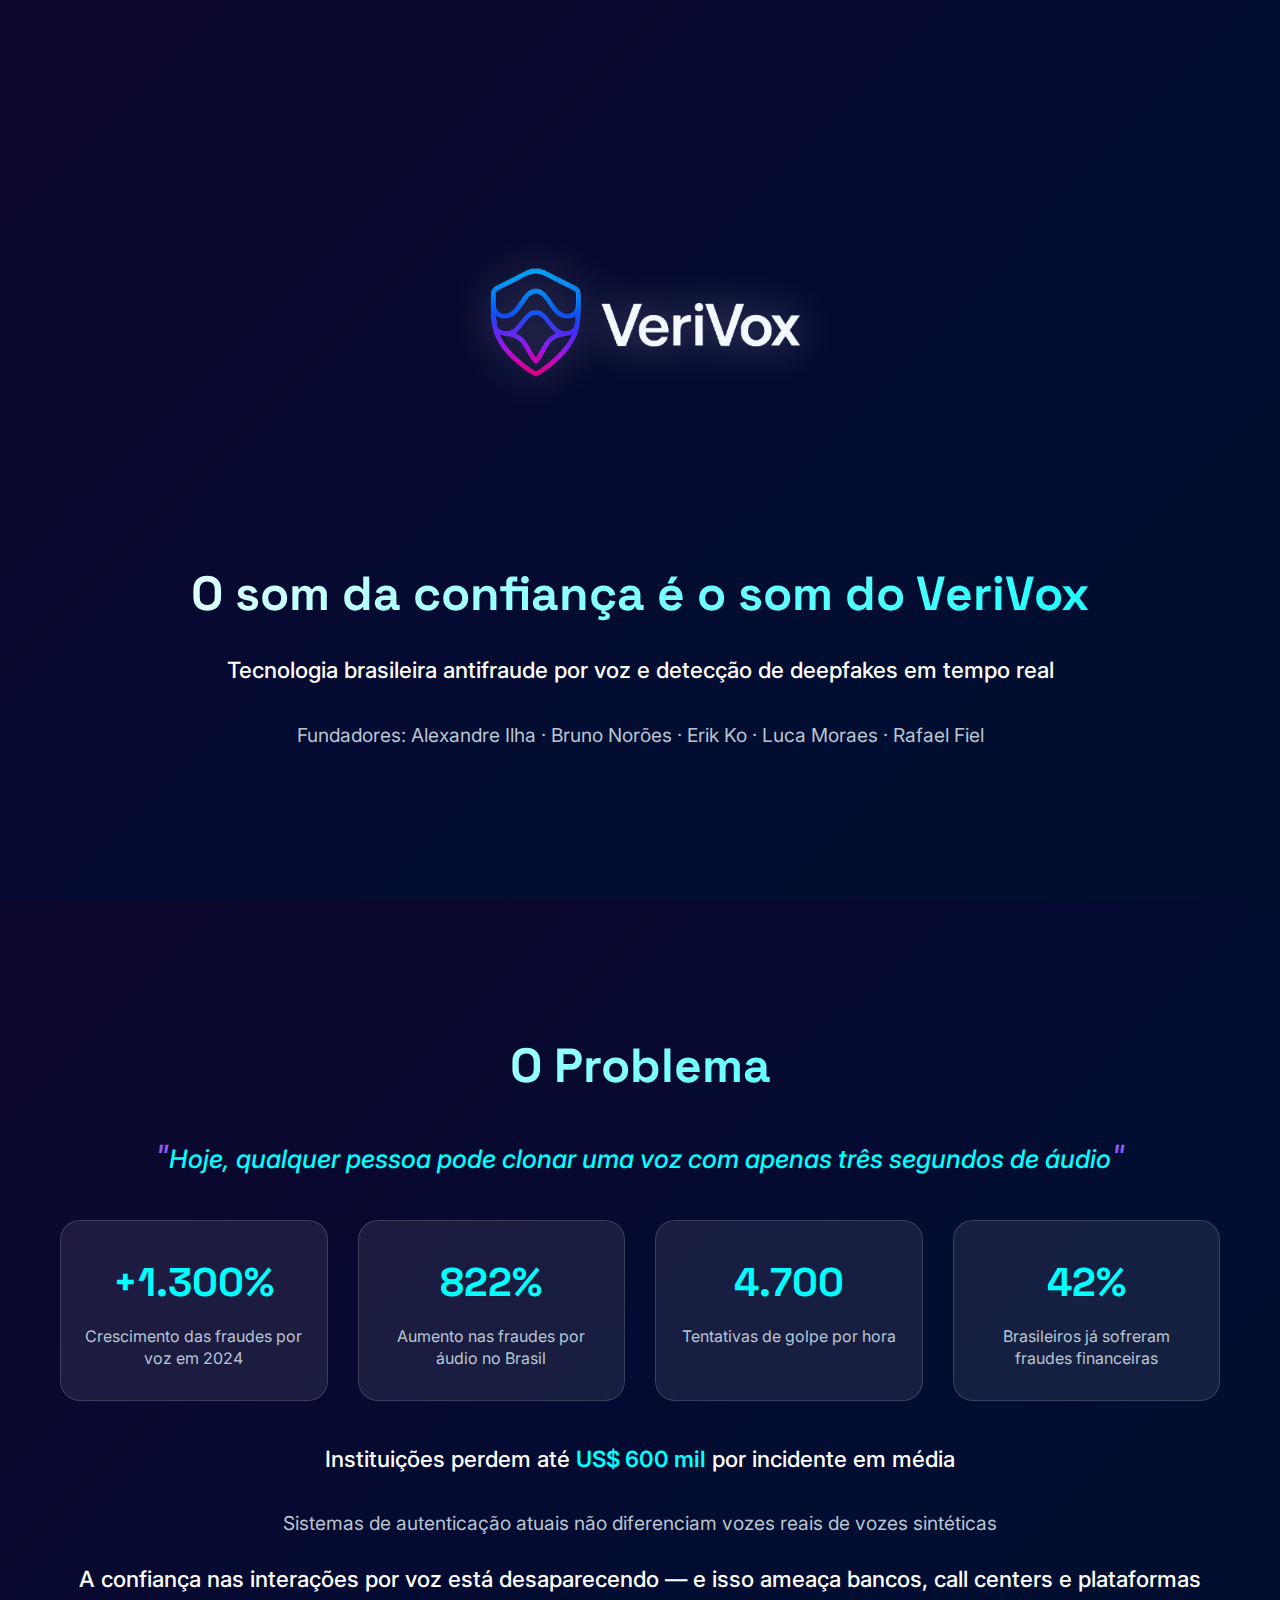
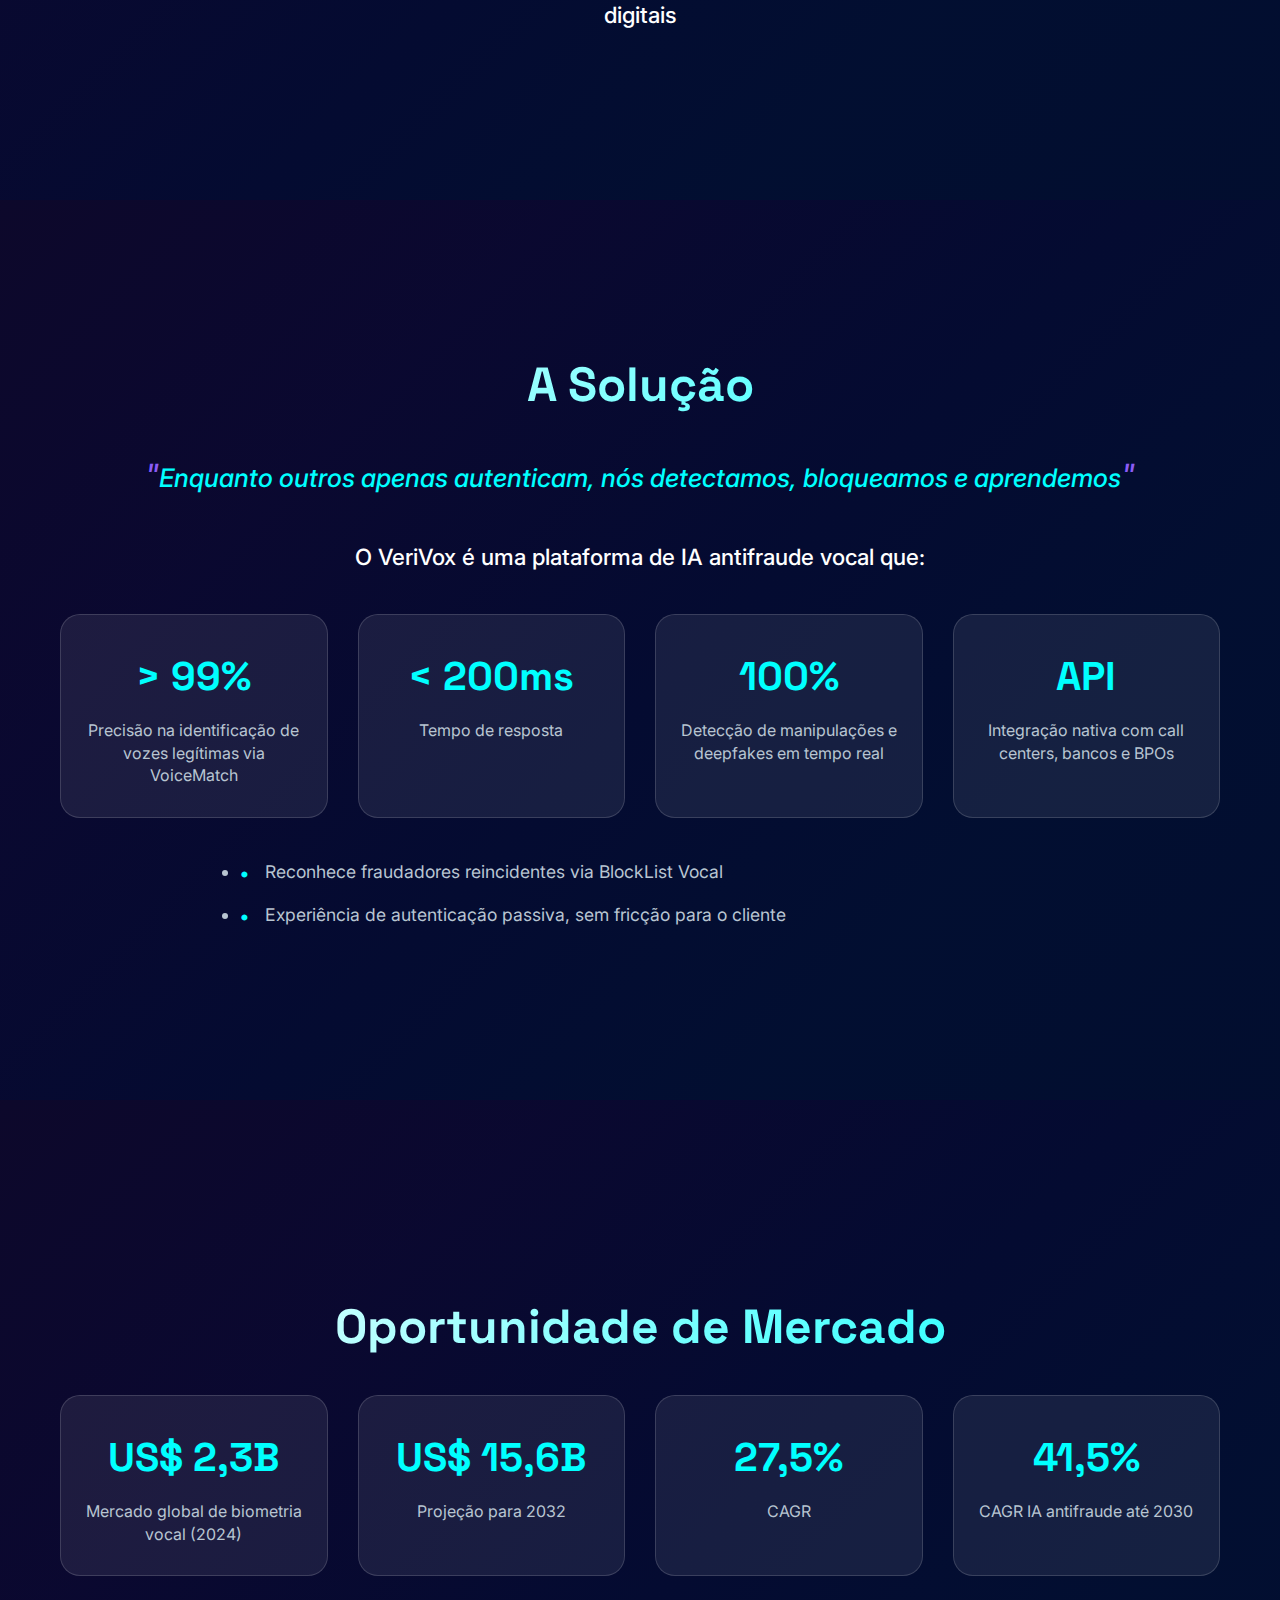
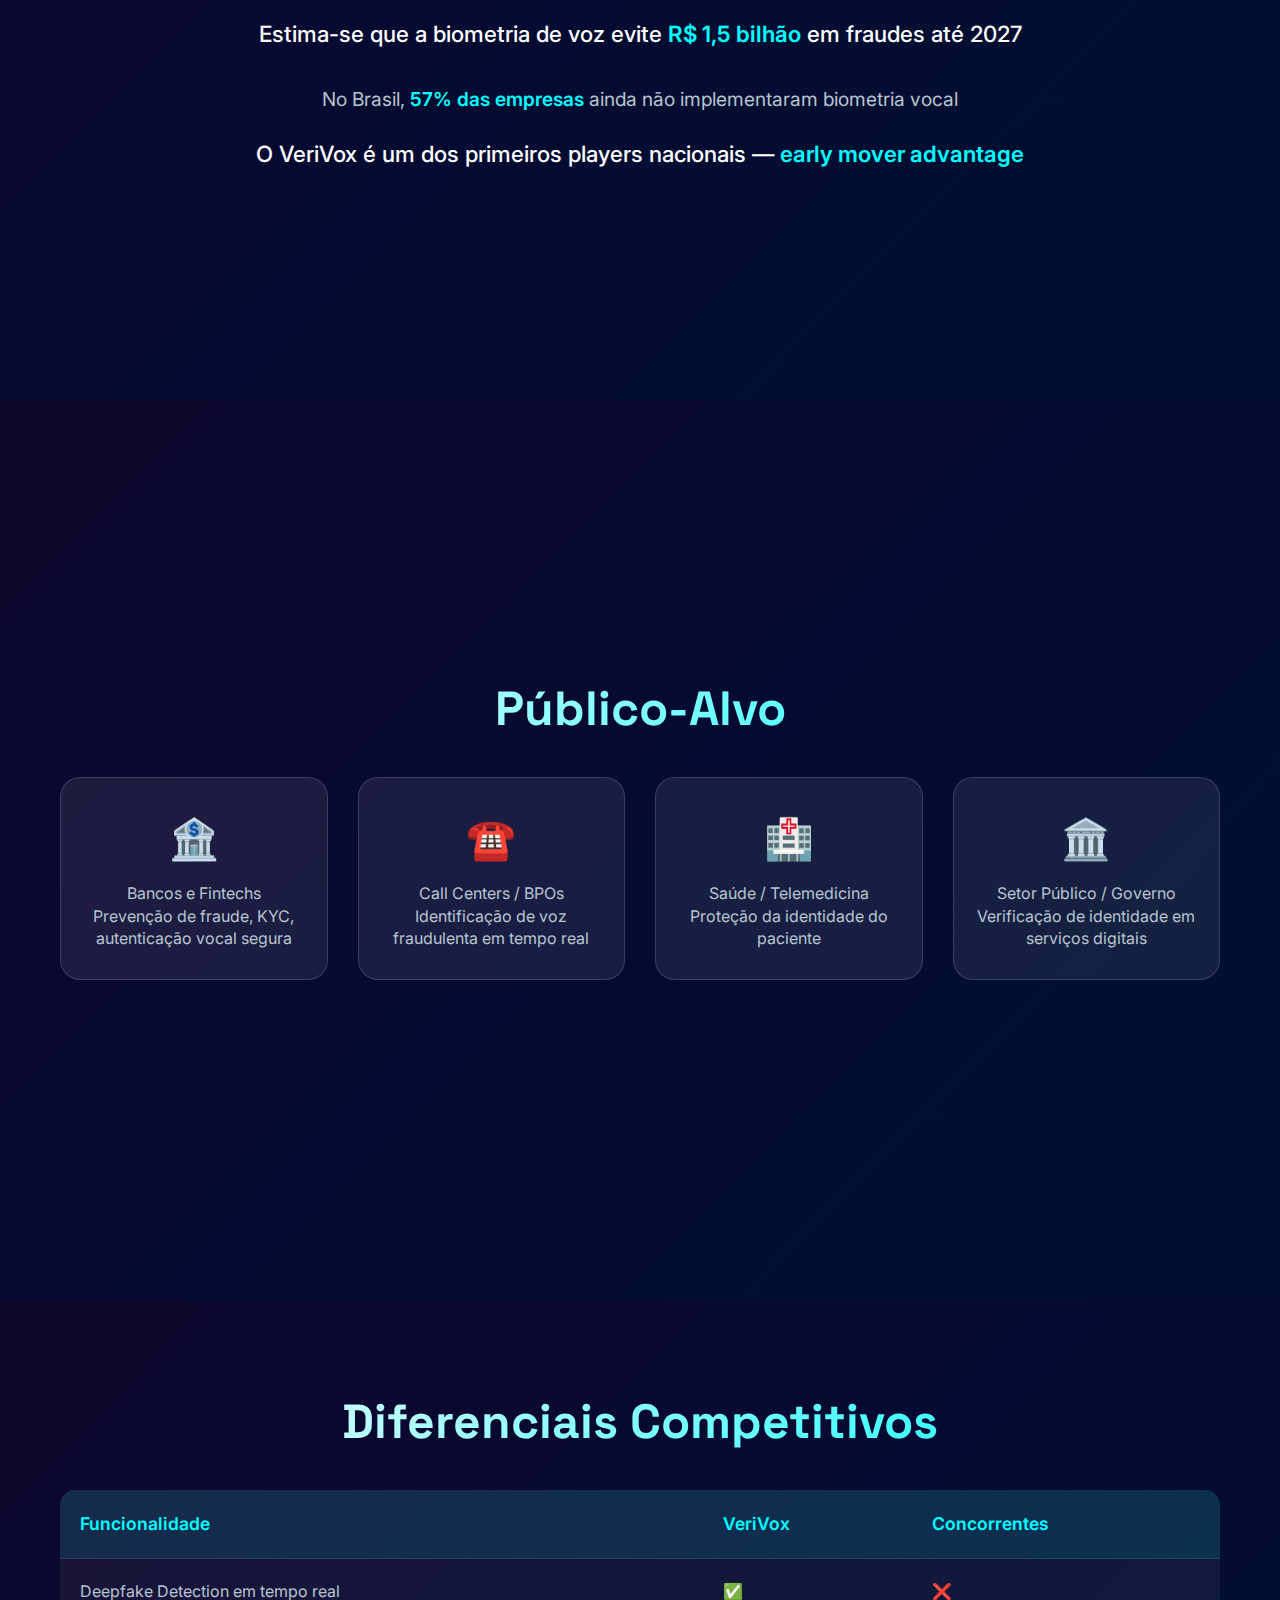
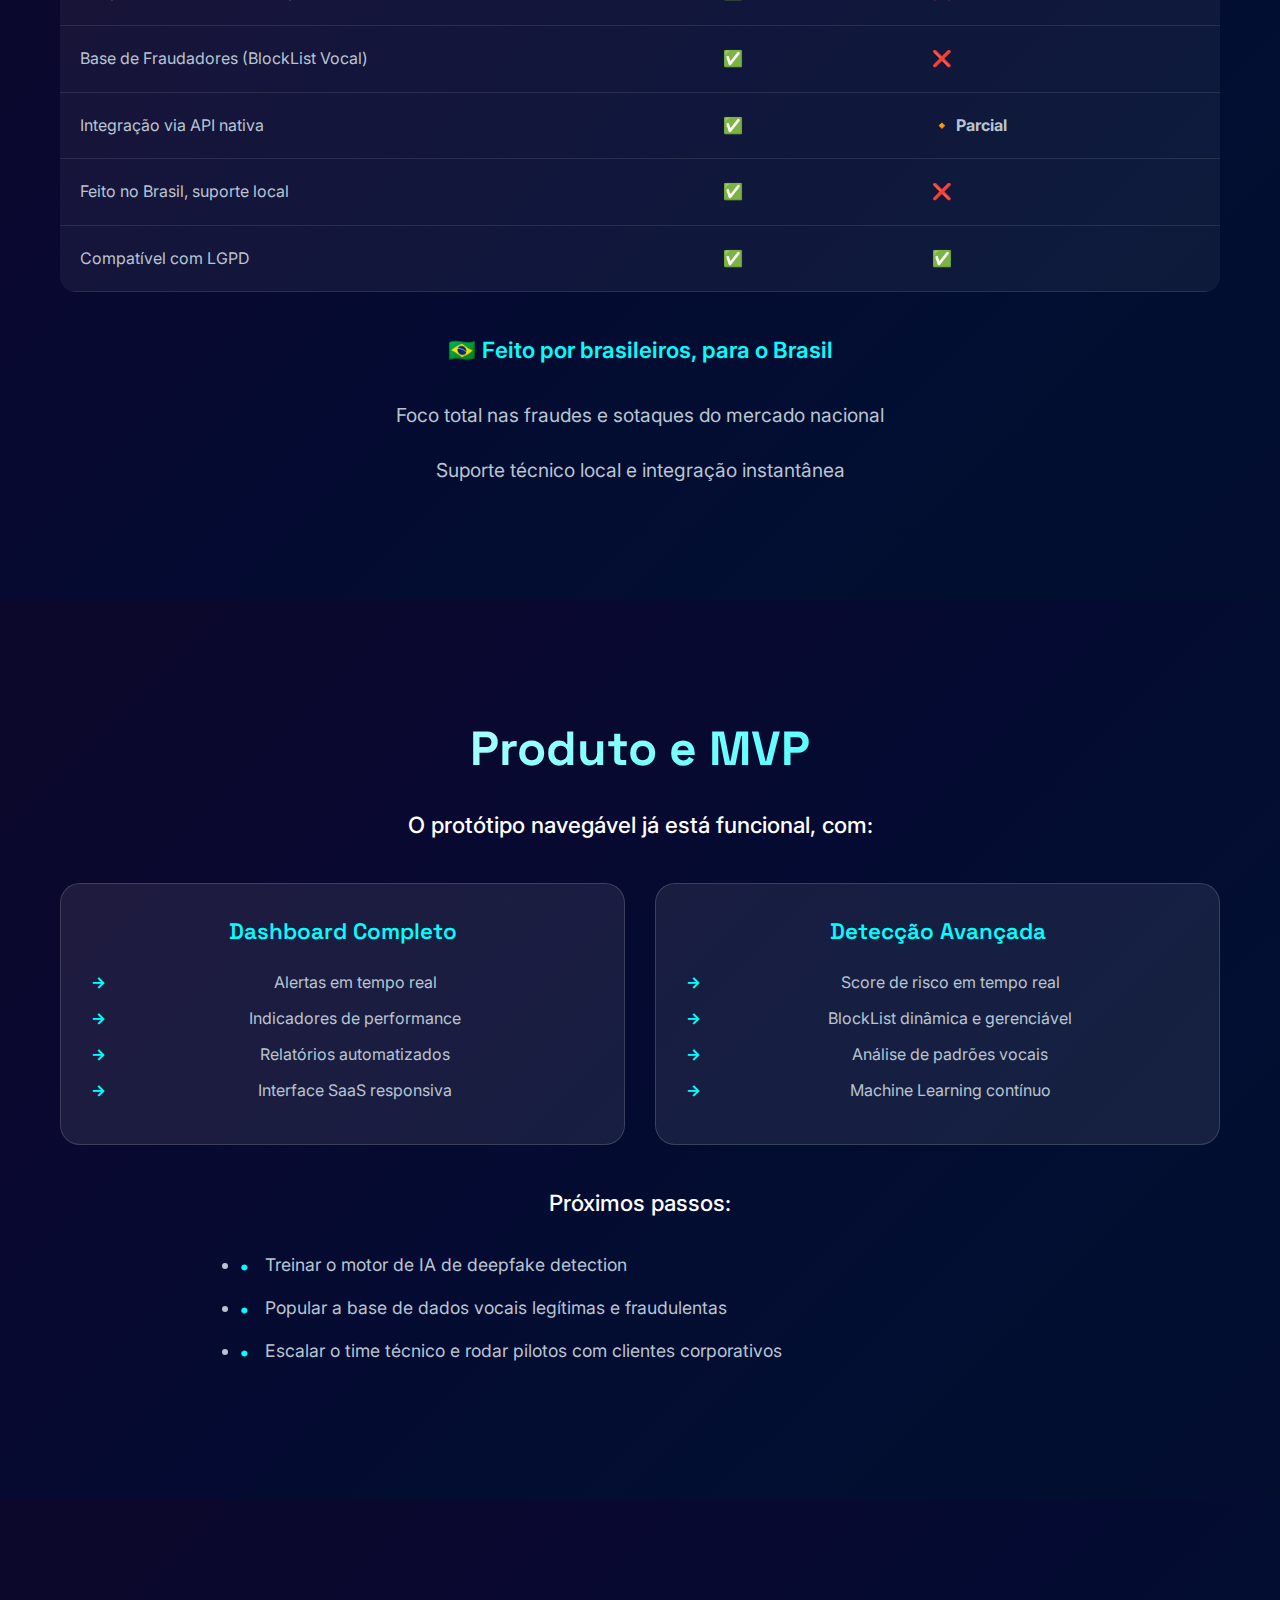
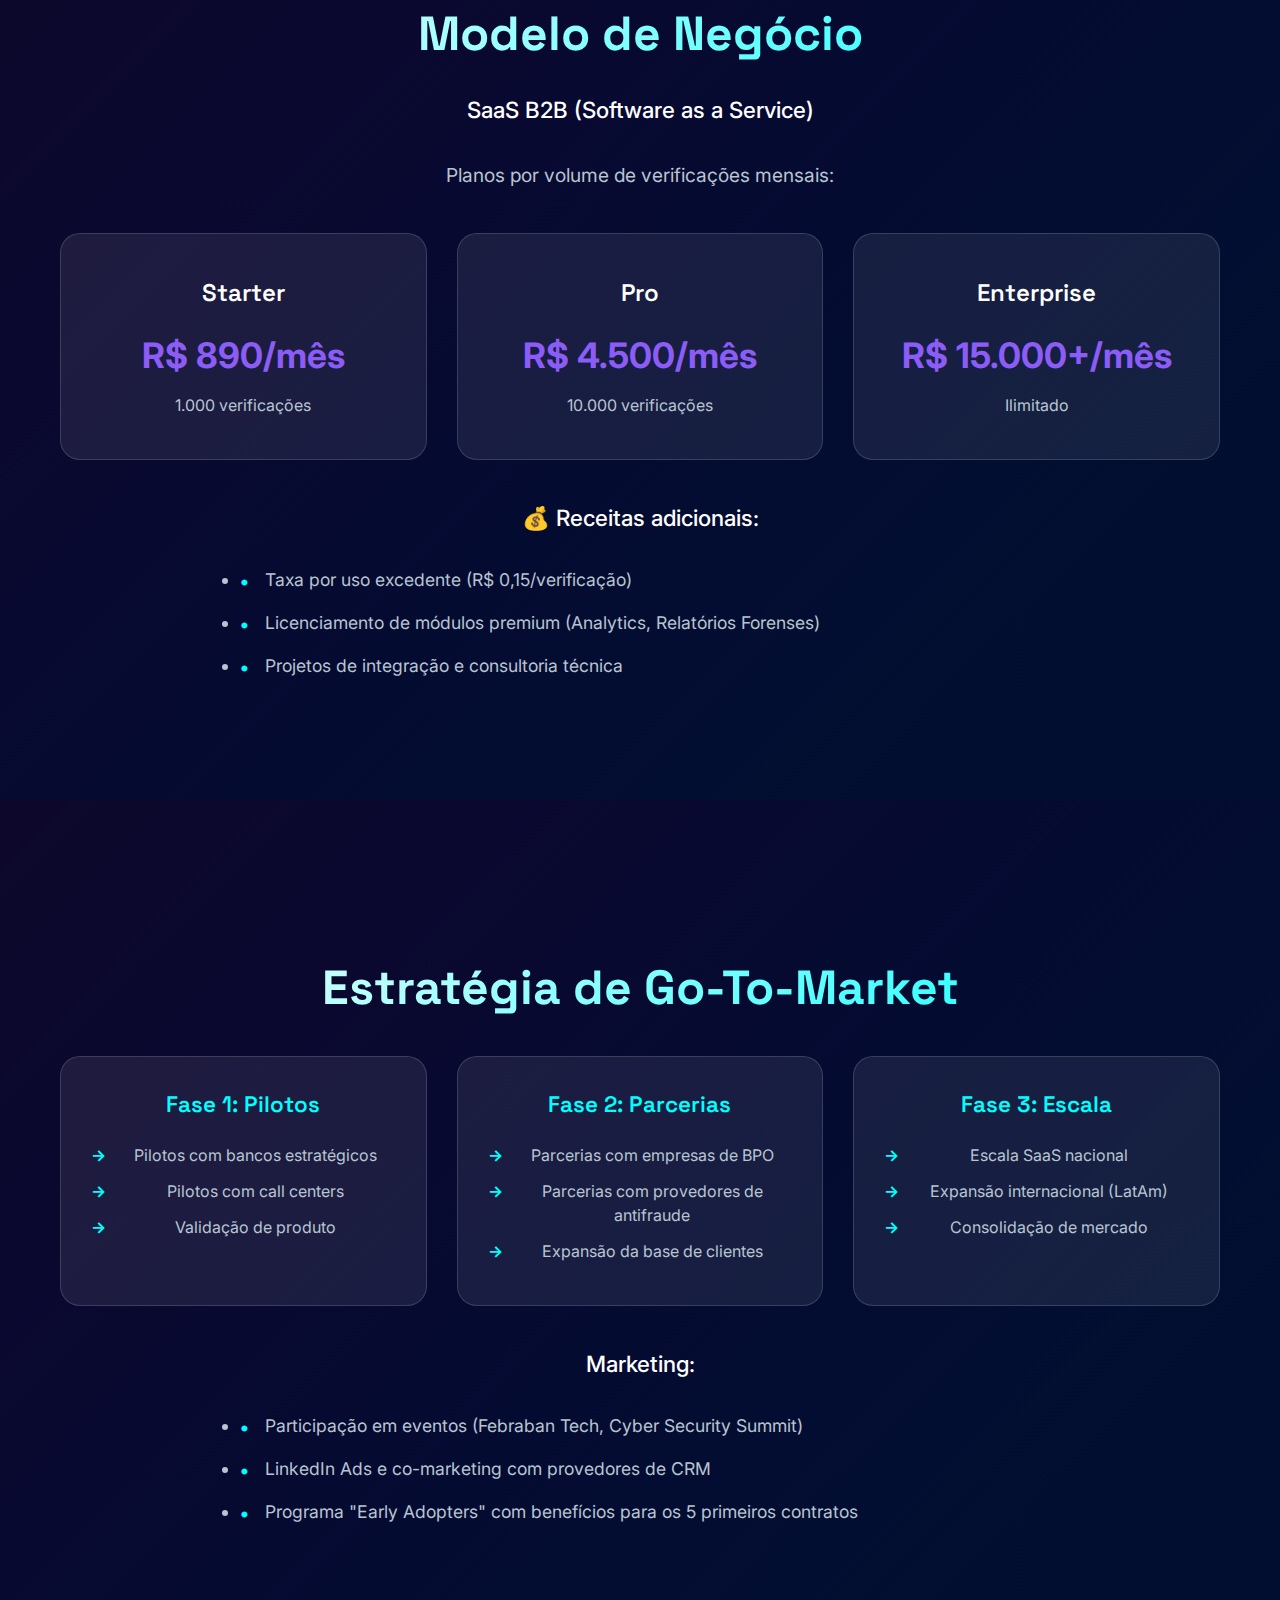
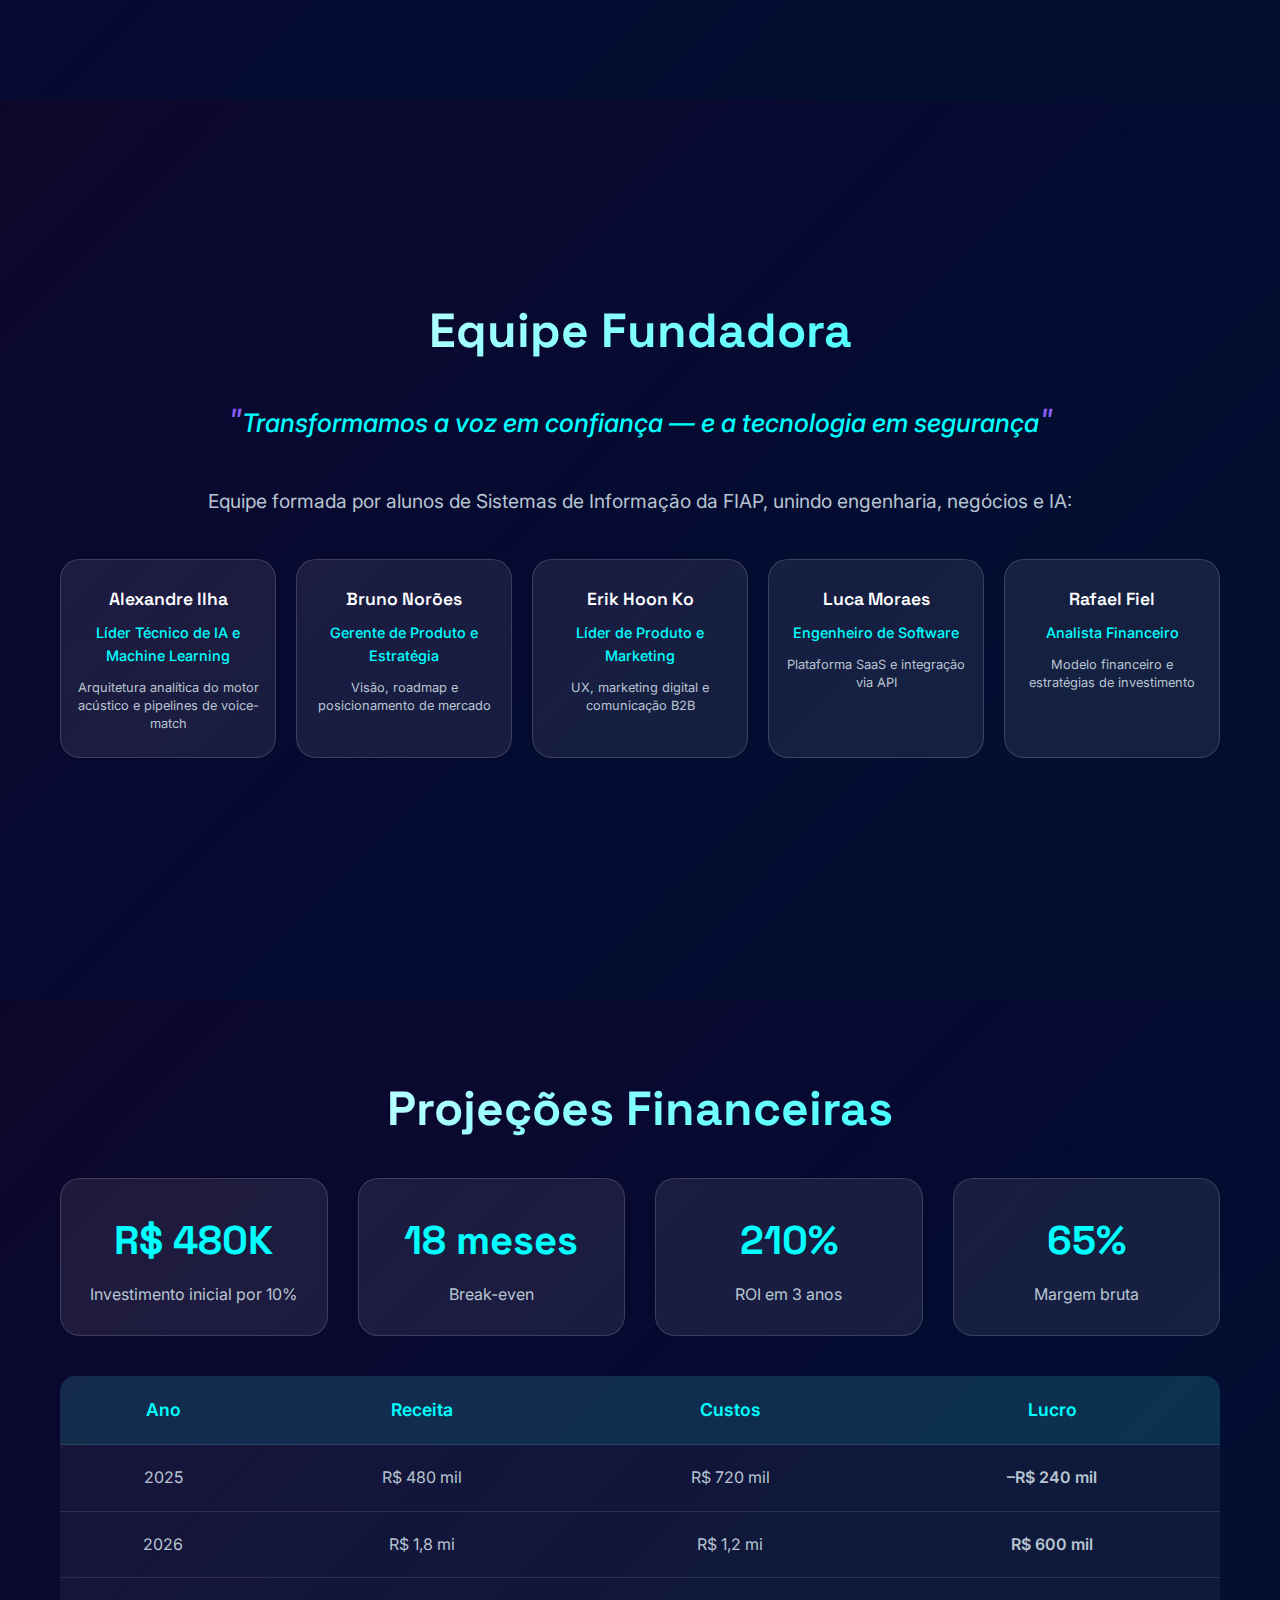
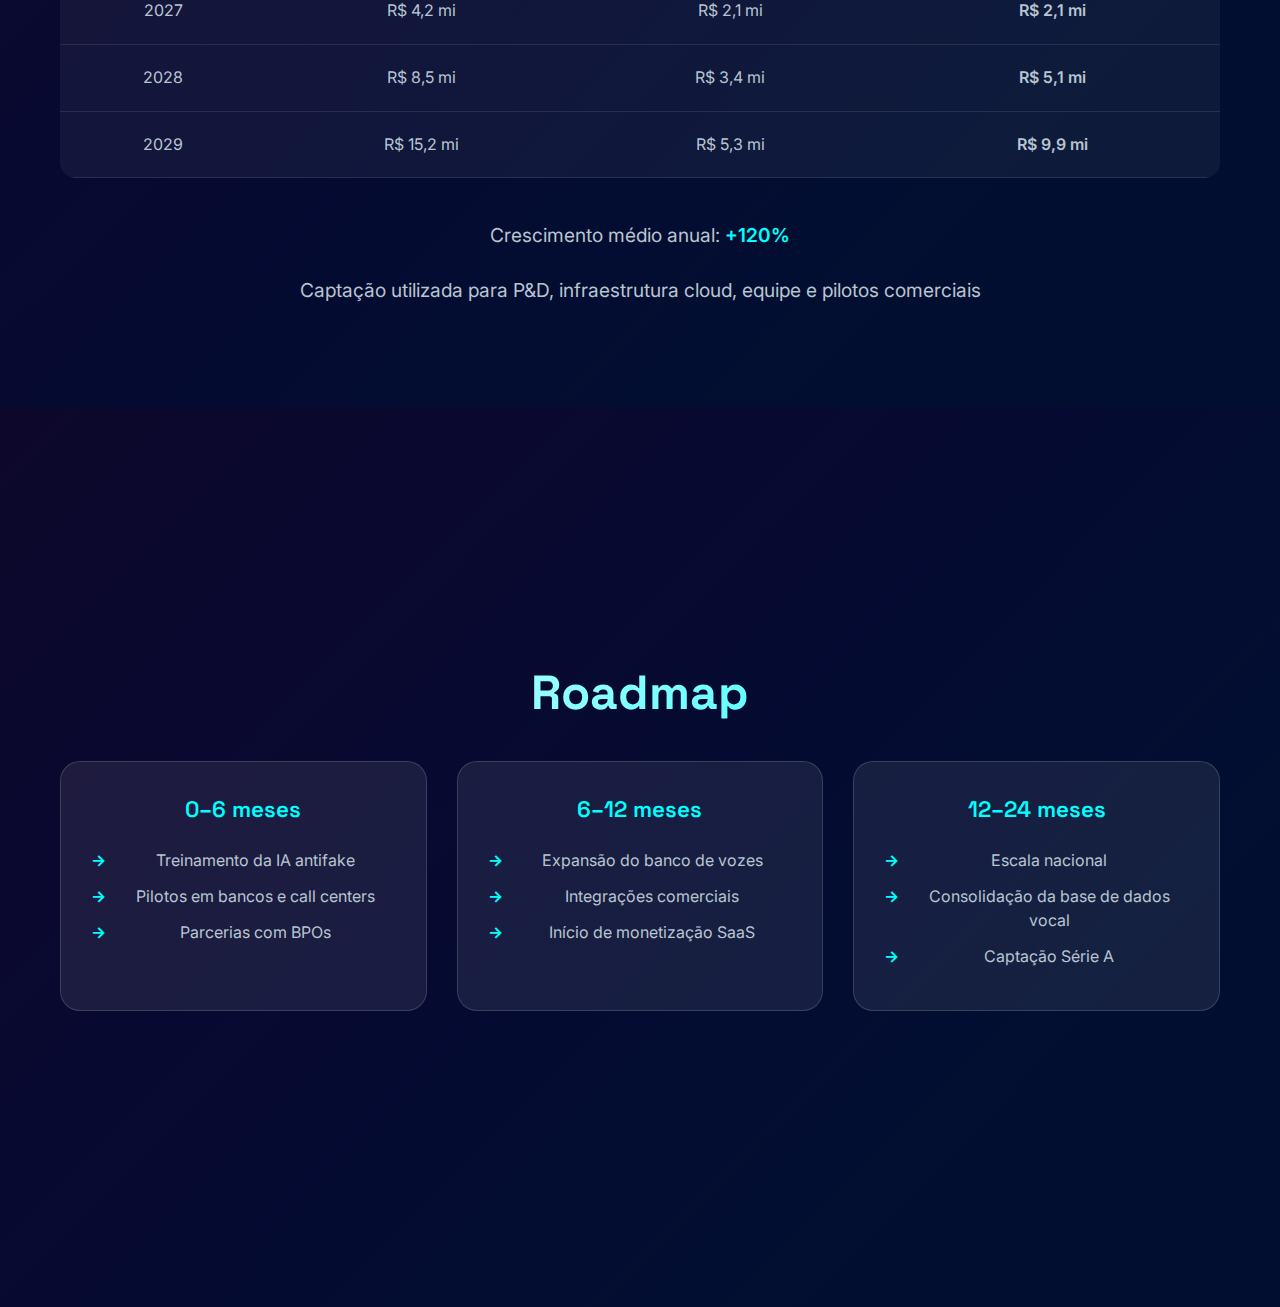
<file: pitch-deck.html>
<!DOCTYPE html>
<html lang="pt-BR">
<head>
    <meta charset="UTF-8">
    <meta name="viewport" content="width=device-width, initial-scale=1.0">
    <title>VeriVox - Pitch Deck</title>
    <link rel="preconnect" href="https://fonts.googleapis.com">
    <link rel="preconnect" href="https://fonts.gstatic.com" crossorigin>
    <link href="https://fonts.googleapis.com/css2?family=Inter:wght@300;400;500;600;700&family=Space+Grotesk:wght@300;400;500;600;700&display=swap" rel="stylesheet">
    <style>
        :root {
            --primary-dark: #020826;
            --primary-darker: #000A1F;
            --gradient-start: #D80085;
            --gradient-mid1: #A50FE7;
            --gradient-mid2: #303AFF;
            --gradient-mid3: #008AFF;
            --gradient-end: #0076D3;
            --text-primary: #ffffff;
            --text-secondary: #b8c5d1;
            --text-muted: #8a9ba8;
            --accent-cyan: #00ffff;
            --accent-purple: #8b5cf6;
            --font-primary: 'Inter', sans-serif;
            --font-secondary: 'Space Grotesk', sans-serif;
        }

        * {
            margin: 0;
            padding: 0;
            box-sizing: border-box;
        }

        body {
            font-family: var(--font-primary);
            background: var(--primary-dark);
            color: var(--text-primary);
            line-height: 1.6;
            overflow-x: hidden;
        }

        .slide {
            min-height: 100vh;
            width: 100%;
            display: flex;
            flex-direction: column;
            justify-content: center;
            align-items: center;
            padding: 80px 60px;
            position: relative;
            page-break-after: always;
            margin-bottom: 0;
        }

        .slide::before {
            content: '';
            position: absolute;
            top: 0;
            left: 0;
            width: 100%;
            height: 100%;
            background: linear-gradient(135deg, 
                rgba(216, 0, 133, 0.05) 0%,
                rgba(165, 15, 231, 0.05) 25%,
                rgba(48, 58, 255, 0.05) 50%,
                rgba(0, 138, 255, 0.05) 75%,
                rgba(0, 118, 211, 0.05) 100%);
            z-index: -1;
        }

        .slide-content {
            max-width: 1200px;
            width: 100%;
            text-align: center;
            z-index: 1;
            position: relative;
        }

        .logo {
            height: 400px;
            width: auto;
            margin-bottom: 30px;
            filter: drop-shadow(0 0 20px rgba(255, 255, 255, 0.3));
        }

        .slide-title {
            font-family: var(--font-secondary);
            font-size: 3rem;
            font-weight: 700;
            margin-bottom: 30px;
            background: linear-gradient(135deg, var(--text-primary), var(--accent-cyan));
            -webkit-background-clip: text;
            -webkit-text-fill-color: transparent;
            background-clip: text;
            line-height: 1.2;
        }

        .slide-subtitle {
            font-size: 1.5rem;
            color: var(--text-secondary);
            margin-bottom: 40px;
            font-weight: 500;
        }

        .slide-text {
            font-size: 1.2rem;
            color: var(--text-secondary);
            margin-bottom: 20px;
            line-height: 1.8;
        }

        .slide-text-large {
            font-size: 1.4rem;
            color: var(--text-primary);
            margin-bottom: 30px;
            font-weight: 500;
        }

        .highlight {
            color: var(--accent-cyan);
            font-weight: 600;
        }

        .stats-grid {
            display: grid;
            grid-template-columns: repeat(auto-fit, minmax(250px, 1fr));
            gap: 30px;
            margin: 40px 0;
        }

        .stat-item {
            background: rgba(255, 255, 255, 0.08);
            border: 1px solid rgba(255, 255, 255, 0.15);
            border-radius: 20px;
            padding: 30px 20px;
            text-align: center;
            transition: transform 0.3s ease;
        }

        .stat-item:hover {
            transform: translateY(-5px);
            border-color: var(--accent-cyan);
        }

        .stat-number {
            font-family: var(--font-secondary);
            font-size: 2.5rem;
            font-weight: 700;
            color: var(--accent-cyan);
            margin-bottom: 10px;
        }

        .stat-label {
            color: var(--text-secondary);
            font-size: 1rem;
            line-height: 1.4;
        }

        .comparison-table {
            width: 100%;
            margin: 40px 0;
            border-collapse: collapse;
            background: rgba(255, 255, 255, 0.05);
            border-radius: 15px;
            overflow: hidden;
        }

        .comparison-table th,
        .comparison-table td {
            padding: 20px;
            text-align: left;
            border-bottom: 1px solid rgba(255, 255, 255, 0.1);
        }

        .comparison-table th {
            background: rgba(0, 255, 255, 0.1);
            color: var(--accent-cyan);
            font-weight: 600;
            font-size: 1.1rem;
        }

        .comparison-table td {
            color: var(--text-secondary);
            font-size: 1rem;
        }

        .check {
            color: var(--accent-cyan);
            font-weight: bold;
            font-size: 1.2rem;
        }

        .cross {
            color: #ff6b6b;
            font-weight: bold;
            font-size: 1.2rem;
        }

        .partial {
            color: #ffd93d;
            font-weight: bold;
            font-size: 1.2rem;
        }

        .team-grid {
            display: grid;
            grid-template-columns: repeat(5, 1fr);
            gap: 20px;
            margin: 40px 0;
        }

        .team-member {
            background: rgba(255, 255, 255, 0.08);
            border: 1px solid rgba(255, 255, 255, 0.15);
            border-radius: 20px;
            padding: 25px 15px;
            text-align: center;
            transition: transform 0.3s ease;
        }

        .team-member:hover {
            transform: translateY(-5px);
            border-color: var(--accent-purple);
        }

        .team-name {
            font-family: var(--font-secondary);
            font-size: 1.1rem;
            font-weight: 600;
            color: var(--text-primary);
            margin-bottom: 8px;
        }

        .team-role {
            color: var(--accent-cyan);
            font-size: 0.9rem;
            margin-bottom: 12px;
            font-weight: 500;
        }

        .team-desc {
            color: var(--text-secondary);
            font-size: 0.8rem;
            line-height: 1.4;
        }

        .pricing-grid {
            display: grid;
            grid-template-columns: repeat(auto-fit, minmax(280px, 1fr));
            gap: 30px;
            margin: 40px 0;
        }

        .pricing-card {
            background: rgba(255, 255, 255, 0.08);
            border: 1px solid rgba(255, 255, 255, 0.15);
            border-radius: 20px;
            padding: 40px 30px;
            text-align: center;
            transition: transform 0.3s ease;
        }

        .pricing-card:hover {
            transform: translateY(-5px);
            border-color: var(--accent-purple);
        }

        .pricing-title {
            font-family: var(--font-secondary);
            font-size: 1.5rem;
            font-weight: 600;
            color: var(--text-primary);
            margin-bottom: 15px;
        }

        .pricing-price {
            font-size: 2.2rem;
            font-weight: 700;
            color: var(--accent-purple);
            margin-bottom: 10px;
        }

        .pricing-limit {
            color: var(--text-secondary);
            font-size: 1rem;
        }

        .financial-table {
            width: 100%;
            margin: 40px 0;
            border-collapse: collapse;
            background: rgba(255, 255, 255, 0.05);
            border-radius: 15px;
            overflow: hidden;
        }

        .financial-table th,
        .financial-table td {
            padding: 20px;
            text-align: center;
            border-bottom: 1px solid rgba(255, 255, 255, 0.1);
        }

        .financial-table th {
            background: rgba(0, 255, 255, 0.1);
            color: var(--accent-cyan);
            font-weight: 600;
            font-size: 1.1rem;
        }

        .financial-table td {
            color: var(--text-secondary);
            font-size: 1rem;
        }

        .positive {
            color: var(--accent-cyan);
            font-weight: 600;
        }

        .negative {
            color: #ff6b6b;
            font-weight: 600;
        }

        .roadmap-grid {
            display: grid;
            grid-template-columns: repeat(auto-fit, minmax(320px, 1fr));
            gap: 30px;
            margin: 40px 0;
        }

        .roadmap-phase {
            background: rgba(255, 255, 255, 0.08);
            border: 1px solid rgba(255, 255, 255, 0.15);
            border-radius: 20px;
            padding: 30px;
            transition: transform 0.3s ease;
        }

        .roadmap-phase:hover {
            transform: translateY(-5px);
            border-color: var(--accent-cyan);
        }

        .roadmap-title {
            font-family: var(--font-secondary);
            font-size: 1.4rem;
            font-weight: 600;
            color: var(--accent-cyan);
            margin-bottom: 20px;
        }

        .roadmap-list {
            list-style: none;
            color: var(--text-secondary);
        }

        .roadmap-list li {
            margin-bottom: 12px;
            padding-left: 25px;
            position: relative;
            font-size: 1rem;
            line-height: 1.5;
        }

        .roadmap-list li::before {
            content: '→';
            position: absolute;
            left: 0;
            color: var(--accent-cyan);
            font-weight: bold;
        }

        .contact-info {
            background: rgba(255, 255, 255, 0.08);
            border: 1px solid rgba(255, 255, 255, 0.15);
            border-radius: 20px;
            padding: 40px;
            margin: 40px 0;
        }

        .contact-title {
            font-family: var(--font-secondary);
            font-size: 1.6rem;
            font-weight: 600;
            color: var(--accent-cyan);
            margin-bottom: 25px;
        }

        .contact-item {
            color: var(--text-secondary);
            margin-bottom: 15px;
            font-size: 1.1rem;
        }

        .contact-item a {
            color: var(--accent-cyan);
            text-decoration: none;
            transition: color 0.3s ease;
        }

        .contact-item a:hover {
            color: var(--accent-purple);
            text-decoration: underline;
        }

        .quote {
            font-size: 1.6rem;
            font-style: italic;
            color: var(--accent-cyan);
            margin: 40px 0;
            text-align: center;
            font-weight: 500;
            line-height: 1.4;
        }

        .quote::before,
        .quote::after {
            content: '"';
            font-size: 2rem;
            color: var(--accent-purple);
        }

        .bullet-list {
            text-align: left;
            max-width: 800px;
            margin: 0 auto;
        }

        .bullet-list li {
            margin-bottom: 15px;
            padding-left: 25px;
            position: relative;
            font-size: 1.1rem;
            color: var(--text-secondary);
            line-height: 1.6;
        }

        .bullet-list li::before {
            content: '•';
            position: absolute;
            left: 0;
            color: var(--accent-cyan);
            font-weight: bold;
            font-size: 1.2rem;
        }

        @media print {
            .slide {
                page-break-after: always;
                page-break-inside: avoid;
                min-height: 100vh;
            }
            
            body {
                -webkit-print-color-adjust: exact;
                print-color-adjust: exact;
            }
        }

        @media (max-width: 768px) {
            .slide {
                padding: 40px 30px;
            }
            
            .slide-title {
                font-size: 2.2rem;
            }
            
            .slide-subtitle {
                font-size: 1.2rem;
            }
            
            .slide-text {
                font-size: 1rem;
            }
            
            .stats-grid,
            .pricing-grid,
            .roadmap-grid {
                grid-template-columns: 1fr;
            }
            
            .team-grid {
                grid-template-columns: repeat(2, 1fr);
                gap: 15px;
            }
            
            .comparison-table,
            .financial-table {
                font-size: 0.9rem;
            }
            
            .comparison-table th,
            .comparison-table td,
            .financial-table th,
            .financial-table td {
                padding: 15px 10px;
            }
        }

        @media (max-width: 480px) {
            .slide {
                padding: 30px 20px;
            }
            
            .slide-title {
                font-size: 1.8rem;
            }
            
            .logo {
                height: 120px;
            }
        }
    </style>
</head>
<body>
    <!-- Slide 1: Capa -->
    <div class="slide">
        <div class="slide-content">
            <img src="Logo_Fundo_Removido.png" alt="VeriVox" class="logo">
            <h1 class="slide-title">O som da confiança é o som do VeriVox</h1>
            <p class="slide-text-large">Tecnologia brasileira antifraude por voz e detecção de deepfakes em tempo real</p>
            <p class="slide-text">Fundadores: Alexandre Ilha · Bruno Norões · Erik Ko · Luca Moraes · Rafael Fiel</p>
        </div>
    </div>

    <!-- Slide 2: O Problema -->
    <div class="slide">
        <div class="slide-content">
            <h1 class="slide-title">O Problema</h1>
            <div class="quote">Hoje, qualquer pessoa pode clonar uma voz com apenas três segundos de áudio</div>
            
            <div class="stats-grid">
                <div class="stat-item">
                    <div class="stat-number">+1.300%</div>
                    <div class="stat-label">Crescimento das fraudes por voz em 2024</div>
                </div>
                <div class="stat-item">
                    <div class="stat-number">822%</div>
                    <div class="stat-label">Aumento nas fraudes por áudio no Brasil</div>
                </div>
                <div class="stat-item">
                    <div class="stat-number">4.700</div>
                    <div class="stat-label">Tentativas de golpe por hora</div>
                </div>
                <div class="stat-item">
                    <div class="stat-number">42%</div>
                    <div class="stat-label">Brasileiros já sofreram fraudes financeiras</div>
                </div>
            </div>
            
            <p class="slide-text-large">Instituições perdem até <span class="highlight">US$ 600 mil</span> por incidente em média</p>
            <p class="slide-text">Sistemas de autenticação atuais não diferenciam vozes reais de vozes sintéticas</p>
            <p class="slide-text-large">A confiança nas interações por voz está desaparecendo — e isso ameaça bancos, call centers e plataformas digitais</p>
        </div>
    </div>

    <!-- Slide 3: A Solução -->
    <div class="slide">
        <div class="slide-content">
            <h1 class="slide-title">A Solução</h1>
            <div class="quote">Enquanto outros apenas autenticam, nós detectamos, bloqueamos e aprendemos</div>
            
            <p class="slide-text-large">O VeriVox é uma plataforma de IA antifraude vocal que:</p>
            
            <div class="stats-grid">
                <div class="stat-item">
                    <div class="stat-number">> 99%</div>
                    <div class="stat-label">Precisão na identificação de vozes legítimas via VoiceMatch</div>
                </div>
                <div class="stat-item">
                    <div class="stat-number">< 200ms</div>
                    <div class="stat-label">Tempo de resposta</div>
                </div>
                <div class="stat-item">
                    <div class="stat-number">100%</div>
                    <div class="stat-label">Detecção de manipulações e deepfakes em tempo real</div>
                </div>
                <div class="stat-item">
                    <div class="stat-number">API</div>
                    <div class="stat-label">Integração nativa com call centers, bancos e BPOs</div>
                </div>
            </div>
            
            <ul class="bullet-list">
                <li>Reconhece fraudadores reincidentes via BlockList Vocal</li>
                <li>Experiência de autenticação passiva, sem fricção para o cliente</li>
            </ul>
        </div>
    </div>

    <!-- Slide 4: Oportunidade de Mercado -->
    <div class="slide">
        <div class="slide-content">
            <h1 class="slide-title">Oportunidade de Mercado</h1>
            
            <div class="stats-grid">
                <div class="stat-item">
                    <div class="stat-number">US$ 2,3B</div>
                    <div class="stat-label">Mercado global de biometria vocal (2024)</div>
                </div>
                <div class="stat-item">
                    <div class="stat-number">US$ 15,6B</div>
                    <div class="stat-label">Projeção para 2032</div>
                </div>
                <div class="stat-item">
                    <div class="stat-number">27,5%</div>
                    <div class="stat-label">CAGR</div>
                </div>
                <div class="stat-item">
                    <div class="stat-number">41,5%</div>
                    <div class="stat-label">CAGR IA antifraude até 2030</div>
                </div>
            </div>
            
            <p class="slide-text-large">Estima-se que a biometria de voz evite <span class="highlight">R$ 1,5 bilhão</span> em fraudes até 2027</p>
            <p class="slide-text">No Brasil, <span class="highlight">57% das empresas</span> ainda não implementaram biometria vocal</p>
            <p class="slide-text-large">O VeriVox é um dos primeiros players nacionais — <span class="highlight">early mover advantage</span></p>
        </div>
    </div>

    <!-- Slide 5: Público-Alvo -->
    <div class="slide">
        <div class="slide-content">
            <h1 class="slide-title">Público-Alvo</h1>
            
            <div class="stats-grid">
                <div class="stat-item">
                    <div class="stat-number">🏦</div>
                    <div class="stat-label">Bancos e Fintechs</div>
                    <div class="stat-label">Prevenção de fraude, KYC, autenticação vocal segura</div>
                </div>
                <div class="stat-item">
                    <div class="stat-number">☎️</div>
                    <div class="stat-label">Call Centers / BPOs</div>
                    <div class="stat-label">Identificação de voz fraudulenta em tempo real</div>
                </div>
                <div class="stat-item">
                    <div class="stat-number">🏥</div>
                    <div class="stat-label">Saúde / Telemedicina</div>
                    <div class="stat-label">Proteção da identidade do paciente</div>
                </div>
                <div class="stat-item">
                    <div class="stat-number">🏛️</div>
                    <div class="stat-label">Setor Público / Governo</div>
                    <div class="stat-label">Verificação de identidade em serviços digitais</div>
                </div>
            </div>
        </div>
    </div>

    <!-- Slide 6: Diferenciais Competitivos -->
    <div class="slide">
        <div class="slide-content">
            <h1 class="slide-title">Diferenciais Competitivos</h1>
            
            <table class="comparison-table">
                <thead>
                    <tr>
                        <th>Funcionalidade</th>
                        <th>VeriVox</th>
                        <th>Concorrentes</th>
                    </tr>
                </thead>
                <tbody>
                    <tr>
                        <td>Deepfake Detection em tempo real</td>
                        <td class="check">✅</td>
                        <td class="cross">❌</td>
                    </tr>
                    <tr>
                        <td>Base de Fraudadores (BlockList Vocal)</td>
                        <td class="check">✅</td>
                        <td class="cross">❌</td>
                    </tr>
                    <tr>
                        <td>Integração via API nativa</td>
                        <td class="check">✅</td>
                        <td class="partial">🔸 Parcial</td>
                    </tr>
                    <tr>
                        <td>Feito no Brasil, suporte local</td>
                        <td class="check">✅</td>
                        <td class="cross">❌</td>
                    </tr>
                    <tr>
                        <td>Compatível com LGPD</td>
                        <td class="check">✅</td>
                        <td class="check">✅</td>
                    </tr>
                </tbody>
            </table>
            
            <p class="slide-text-large">🇧🇷 <span class="highlight">Feito por brasileiros, para o Brasil</span></p>
            <p class="slide-text">Foco total nas fraudes e sotaques do mercado nacional</p>
            <p class="slide-text">Suporte técnico local e integração instantânea</p>
        </div>
    </div>

    <!-- Slide 7: Produto e MVP -->
    <div class="slide">
        <div class="slide-content">
            <h1 class="slide-title">Produto e MVP</h1>
            
            <p class="slide-text-large">O protótipo navegável já está funcional, com:</p>
            
            <div class="roadmap-grid">
                <div class="roadmap-phase">
                    <div class="roadmap-title">Dashboard Completo</div>
                    <ul class="roadmap-list">
                        <li>Alertas em tempo real</li>
                        <li>Indicadores de performance</li>
                        <li>Relatórios automatizados</li>
                        <li>Interface SaaS responsiva</li>
                    </ul>
                </div>
                <div class="roadmap-phase">
                    <div class="roadmap-title">Detecção Avançada</div>
                    <ul class="roadmap-list">
                        <li>Score de risco em tempo real</li>
                        <li>BlockList dinâmica e gerenciável</li>
                        <li>Análise de padrões vocais</li>
                        <li>Machine Learning contínuo</li>
                    </ul>
                </div>
            </div>
            
            <p class="slide-text-large">Próximos passos:</p>
            <ul class="bullet-list">
                <li>Treinar o motor de IA de deepfake detection</li>
                <li>Popular a base de dados vocais legítimas e fraudulentas</li>
                <li>Escalar o time técnico e rodar pilotos com clientes corporativos</li>
            </ul>
        </div>
    </div>

    <!-- Slide 8: Modelo de Negócio -->
    <div class="slide">
        <div class="slide-content">
            <h1 class="slide-title">Modelo de Negócio</h1>
            
            <p class="slide-text-large">SaaS B2B (Software as a Service)</p>
            <p class="slide-text">Planos por volume de verificações mensais:</p>
            
            <div class="pricing-grid">
                <div class="pricing-card">
                    <div class="pricing-title">Starter</div>
                    <div class="pricing-price">R$ 890/mês</div>
                    <div class="pricing-limit">1.000 verificações</div>
                </div>
                <div class="pricing-card">
                    <div class="pricing-title">Pro</div>
                    <div class="pricing-price">R$ 4.500/mês</div>
                    <div class="pricing-limit">10.000 verificações</div>
                </div>
                <div class="pricing-card">
                    <div class="pricing-title">Enterprise</div>
                    <div class="pricing-price">R$ 15.000+/mês</div>
                    <div class="pricing-limit">Ilimitado</div>
                </div>
            </div>
            
            <p class="slide-text-large">💰 Receitas adicionais:</p>
            <ul class="bullet-list">
                <li>Taxa por uso excedente (R$ 0,15/verificação)</li>
                <li>Licenciamento de módulos premium (Analytics, Relatórios Forenses)</li>
                <li>Projetos de integração e consultoria técnica</li>
            </ul>
        </div>
    </div>

    <!-- Slide 9: Estratégia de Go-To-Market -->
    <div class="slide">
        <div class="slide-content">
            <h1 class="slide-title">Estratégia de Go-To-Market</h1>
            
            <div class="roadmap-grid">
                <div class="roadmap-phase">
                    <div class="roadmap-title">Fase 1: Pilotos</div>
                    <ul class="roadmap-list">
                        <li>Pilotos com bancos estratégicos</li>
                        <li>Pilotos com call centers</li>
                        <li>Validação de produto</li>
                    </ul>
                </div>
                <div class="roadmap-phase">
                    <div class="roadmap-title">Fase 2: Parcerias</div>
                    <ul class="roadmap-list">
                        <li>Parcerias com empresas de BPO</li>
                        <li>Parcerias com provedores de antifraude</li>
                        <li>Expansão da base de clientes</li>
                    </ul>
                </div>
                <div class="roadmap-phase">
                    <div class="roadmap-title">Fase 3: Escala</div>
                    <ul class="roadmap-list">
                        <li>Escala SaaS nacional</li>
                        <li>Expansão internacional (LatAm)</li>
                        <li>Consolidação de mercado</li>
                    </ul>
                </div>
            </div>
            
            <p class="slide-text-large">Marketing:</p>
            <ul class="bullet-list">
                <li>Participação em eventos (Febraban Tech, Cyber Security Summit)</li>
                <li>LinkedIn Ads e co-marketing com provedores de CRM</li>
                <li>Programa "Early Adopters" com benefícios para os 5 primeiros contratos</li>
            </ul>
        </div>
    </div>

    <!-- Slide 10: Equipe Fundadora -->
    <div class="slide">
        <div class="slide-content">
            <h1 class="slide-title">Equipe Fundadora</h1>
            
            <div class="quote">Transformamos a voz em confiança — e a tecnologia em segurança</div>
            
            <p class="slide-text">Equipe formada por alunos de Sistemas de Informação da FIAP, unindo engenharia, negócios e IA:</p>
            
            <div class="team-grid">
                <div class="team-member">
                    <div class="team-name">Alexandre Ilha</div>
                    <div class="team-role">Líder Técnico de IA e Machine Learning</div>
                    <div class="team-desc">Arquitetura analítica do motor acústico e pipelines de voice-match</div>
                </div>
                <div class="team-member">
                    <div class="team-name">Bruno Norões</div>
                    <div class="team-role">Gerente de Produto e Estratégia</div>
                    <div class="team-desc">Visão, roadmap e posicionamento de mercado</div>
                </div>
                <div class="team-member">
                    <div class="team-name">Erik Hoon Ko</div>
                    <div class="team-role">Líder de Produto e Marketing</div>
                    <div class="team-desc">UX, marketing digital e comunicação B2B</div>
                </div>
                <div class="team-member">
                    <div class="team-name">Luca Moraes</div>
                    <div class="team-role">Engenheiro de Software</div>
                    <div class="team-desc">Plataforma SaaS e integração via API</div>
                </div>
                <div class="team-member">
                    <div class="team-name">Rafael Fiel</div>
                    <div class="team-role">Analista Financeiro</div>
                    <div class="team-desc">Modelo financeiro e estratégias de investimento</div>
                </div>
            </div>
        </div>
    </div>

    <!-- Slide 11: Projeções Financeiras -->
    <div class="slide">
        <div class="slide-content">
            <h1 class="slide-title">Projeções Financeiras</h1>
            
            <div class="stats-grid">
                <div class="stat-item">
                    <div class="stat-number">R$ 480K</div>
                    <div class="stat-label">Investimento inicial por 10%</div>
                </div>
                <div class="stat-item">
                    <div class="stat-number">18 meses</div>
                    <div class="stat-label">Break-even</div>
                </div>
                <div class="stat-item">
                    <div class="stat-number">210%</div>
                    <div class="stat-label">ROI em 3 anos</div>
                </div>
                <div class="stat-item">
                    <div class="stat-number">65%</div>
                    <div class="stat-label">Margem bruta</div>
                </div>
            </div>
            
            <table class="financial-table">
                <thead>
                    <tr>
                        <th>Ano</th>
                        <th>Receita</th>
                        <th>Custos</th>
                        <th>Lucro</th>
                    </tr>
                </thead>
                <tbody>
                    <tr>
                        <td>2025</td>
                        <td>R$ 480 mil</td>
                        <td>R$ 720 mil</td>
                        <td class="negative">–R$ 240 mil</td>
                    </tr>
                    <tr>
                        <td>2026</td>
                        <td>R$ 1,8 mi</td>
                        <td>R$ 1,2 mi</td>
                        <td class="positive">R$ 600 mil</td>
                    </tr>
                    <tr>
                        <td>2027</td>
                        <td>R$ 4,2 mi</td>
                        <td>R$ 2,1 mi</td>
                        <td class="positive">R$ 2,1 mi</td>
                    </tr>
                    <tr>
                        <td>2028</td>
                        <td>R$ 8,5 mi</td>
                        <td>R$ 3,4 mi</td>
                        <td class="positive">R$ 5,1 mi</td>
                    </tr>
                    <tr>
                        <td>2029</td>
                        <td>R$ 15,2 mi</td>
                        <td>R$ 5,3 mi</td>
                        <td class="positive">R$ 9,9 mi</td>
                    </tr>
                </tbody>
            </table>
            
            <p class="slide-text">Crescimento médio anual: <span class="highlight">+120%</span></p>
            <p class="slide-text">Captação utilizada para P&D, infraestrutura cloud, equipe e pilotos comerciais</p>
        </div>
    </div>

    <!-- Slide 12: Roadmap -->
    <div class="slide">
        <div class="slide-content">
            <h1 class="slide-title">Roadmap</h1>
            
            <div class="roadmap-grid">
                <div class="roadmap-phase">
                    <div class="roadmap-title">0–6 meses</div>
                    <ul class="roadmap-list">
                        <li>Treinamento da IA antifake</li>
                        <li>Pilotos em bancos e call centers</li>
                        <li>Parcerias com BPOs</li>
                    </ul>
                </div>
                <div class="roadmap-phase">
                    <div class="roadmap-title">6–12 meses</div>
                    <ul class="roadmap-list">
                        <li>Expansão do banco de vozes</li>
                        <li>Integrações comerciais</li>
                        <li>Início de monetização SaaS</li>
                    </ul>
                </div>
                <div class="roadmap-phase">
                    <div class="roadmap-title">12–24 meses</div>
                    <ul class="roadmap-list">
                        <li>Escala nacional</li>
                        <li>Consolidação da base de dados vocal</li>
                        <li>Captação Série A</li>
                    </ul>
                </div>
            </div>
        </div>
    </div>

    <script>
        // Adicionar funcionalidade de impressão/PDF
        document.addEventListener('keydown', function(e) {
            if (e.ctrlKey && e.key === 'p') {
                e.preventDefault();
                window.print();
            }
        });
        
        // Adicionar instruções de impressão
        console.log('Para gerar PDF: Ctrl+P ou Menu > Imprimir');
        console.log('Configure para salvar como PDF nas opções de impressão');
    </script>
</body>
</html>
</file>
